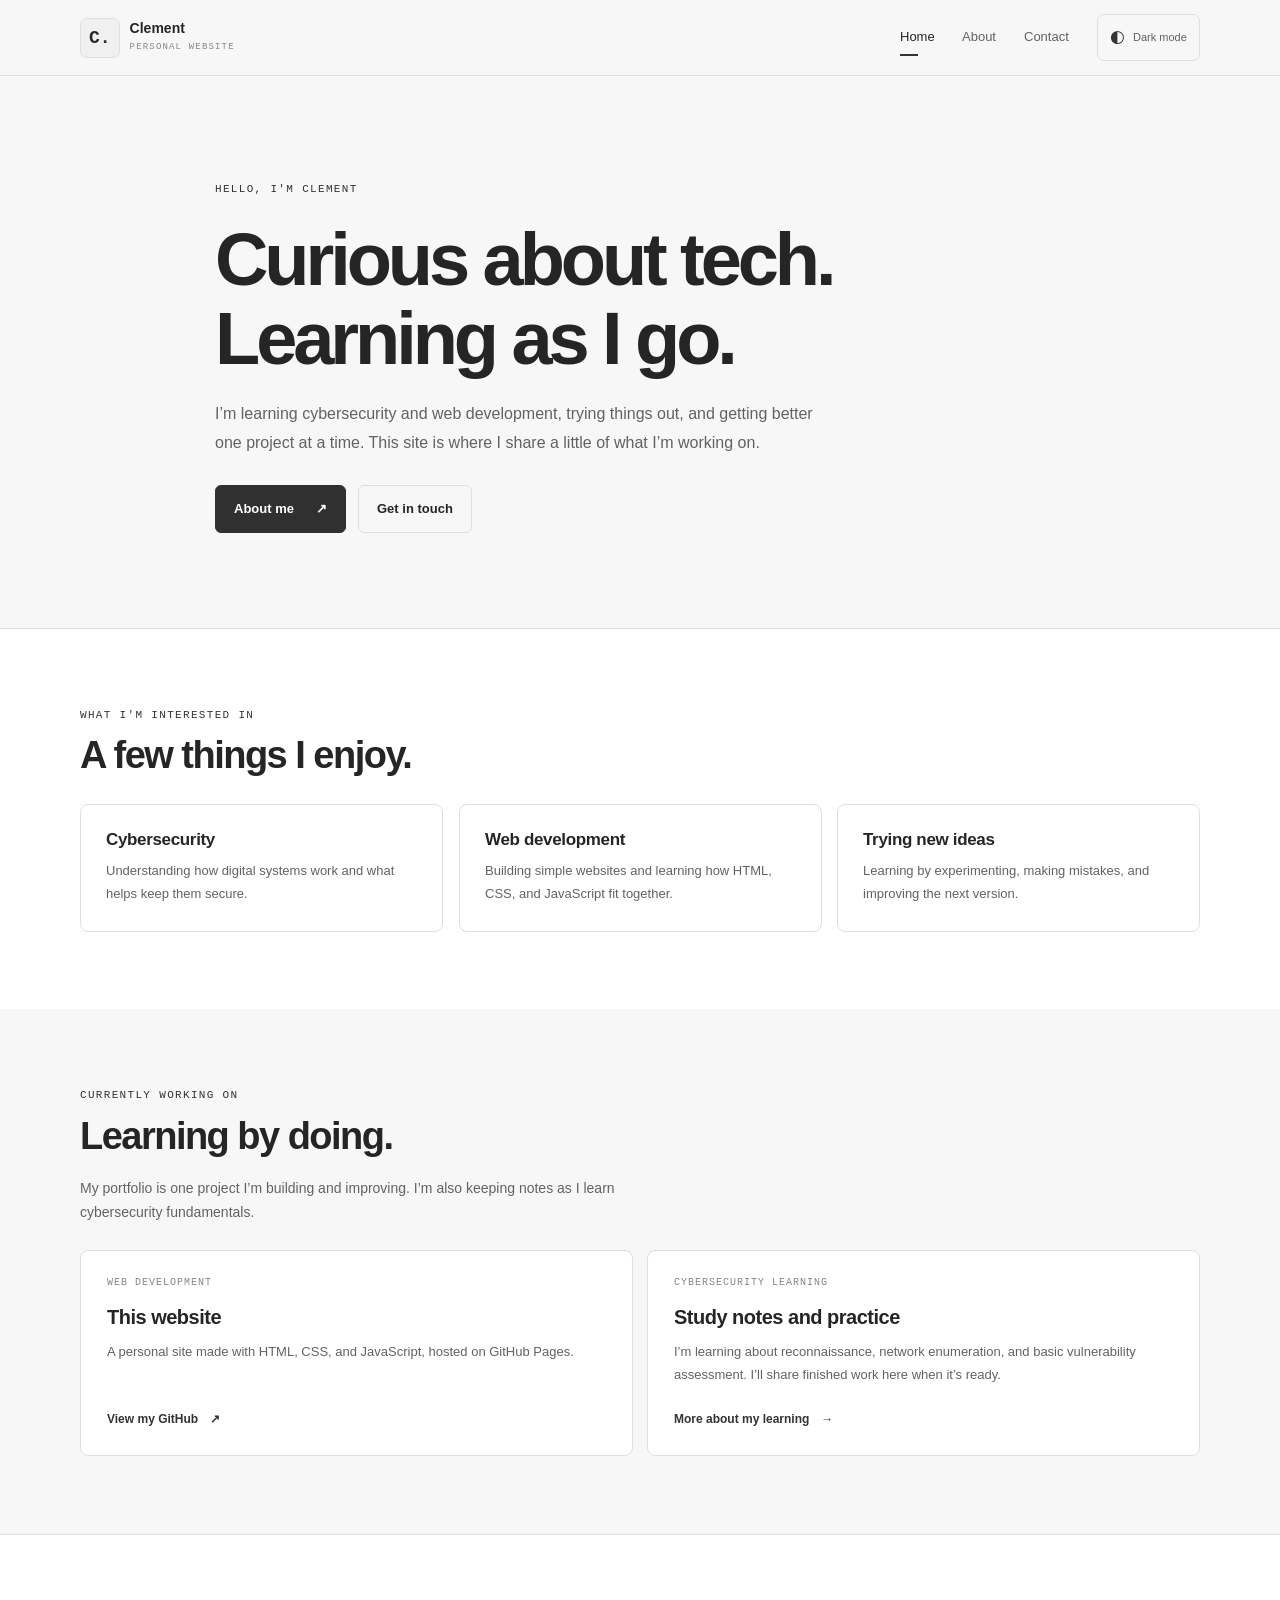
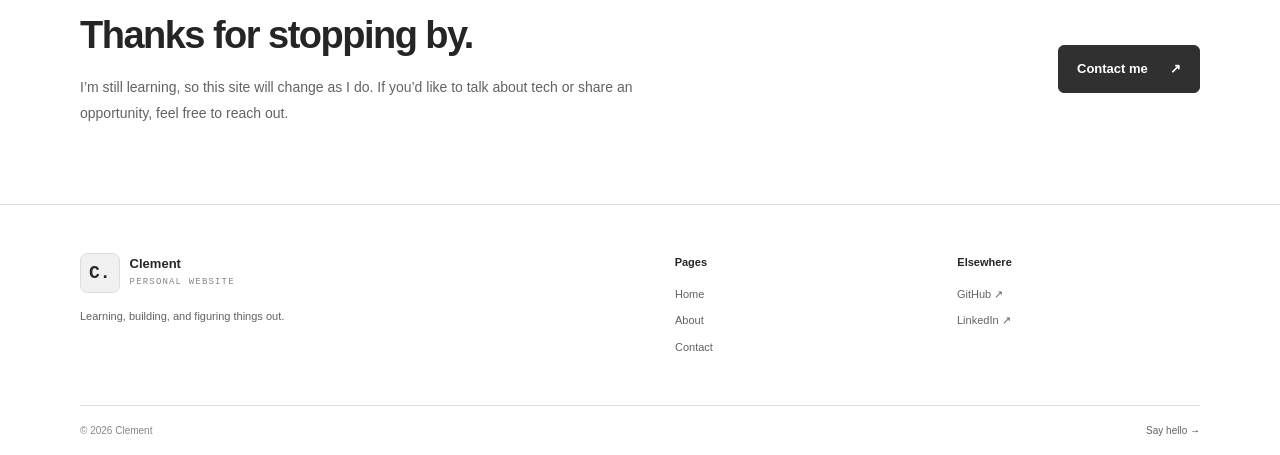
<file: index.html>
<!doctype html>
<html lang="en" data-theme="light">
<head>
  <meta charset="utf-8">
  <meta name="viewport" content="width=device-width, initial-scale=1">
  <meta name="description" content="Clement's personal website, projects, and current learning in technology and cybersecurity.">
  <meta name="theme-color" content="#f4f7fb">
  <title>Clement · Home</title>
  <link rel="icon" href="static/images/favicon.svg" type="image/svg+xml">
  <link rel="stylesheet" href="static/css/style.css">
  <script src="static/js/main.js" defer></script>
</head>
<body class="home-page">
  <a class="skip-link" href="#main">Skip to content</a>
  <header class="site-header">
    <div class="container nav-wrap">
      <a class="brand" href="index.html" aria-label="Clement, Home"><span class="brand-mark">C.</span><span>Clement<small>PERSONAL WEBSITE</small></span></a>
      <button class="menu-toggle" type="button" aria-expanded="false" aria-controls="main-nav"><span></span><span></span><span class="sr-only">Toggle navigation</span></button>
      <nav id="main-nav" class="main-nav" aria-label="Main navigation">
        <a href="index.html" aria-current="page">Home</a>
        <a href="about.html">About</a>
        <a href="contact.html">Contact</a>
        <button class="theme-toggle" type="button" aria-label="Switch color theme"><span aria-hidden="true">◐</span><span class="theme-label">Dark mode</span></button>
      </nav>
    </div>
  </header>

  <main id="main">
    <section class="personal-hero section-space">
      <div class="container personal-hero-inner">
        <p class="eyebrow">HELLO, I'M CLEMENT</p>
        <h1>Curious about tech.<br>Learning as I go.</h1>
        <p class="hero-intro">I’m learning cybersecurity and web development, trying things out, and getting better one project at a time. This site is where I share a little of what I’m working on.</p>
        <div class="hero-actions">
          <a class="button button-primary" href="about.html">About me <span aria-hidden="true">↗</span></a>
          <a class="button button-secondary" href="contact.html">Get in touch</a>
        </div>
      </div>
    </section>

    <section class="section-space section-muted" id="interests">
      <div class="container">
        <div class="section-heading personal-section-heading">
          <p class="eyebrow">WHAT I'M INTERESTED IN</p>
          <h2>A few things I enjoy.</h2>
        </div>
        <div class="interest-grid personal-interest-grid">
          <article class="interest-card">
            <h3>Cybersecurity</h3>
            <p>Understanding how digital systems work and what helps keep them secure.</p>
          </article>
          <article class="interest-card">
            <h3>Web development</h3>
            <p>Building simple websites and learning how HTML, CSS, and JavaScript fit together.</p>
          </article>
          <article class="interest-card">
            <h3>Trying new ideas</h3>
            <p>Learning by experimenting, making mistakes, and improving the next version.</p>
          </article>
        </div>
      </div>
    </section>

    <section class="section-space" id="projects">
      <div class="container">
        <div class="section-heading personal-section-heading">
          <p class="eyebrow">CURRENTLY WORKING ON</p>
          <h2>Learning by doing.</h2>
          <p class="personal-section-lede">My portfolio is one project I’m building and improving. I’m also keeping notes as I learn cybersecurity fundamentals.</p>
        </div>
        <div class="personal-project-grid">
          <article class="personal-project-card">
            <span class="personal-project-index">WEB DEVELOPMENT</span>
            <h3>This website</h3>
            <p>A personal site made with HTML, CSS, and JavaScript, hosted on GitHub Pages.</p>
            <a class="text-link" href="https://github.com/clementadeniji" target="_blank" rel="noopener noreferrer">View my GitHub <span aria-hidden="true">↗</span></a>
          </article>
          <article class="personal-project-card">
            <span class="personal-project-index">CYBERSECURITY LEARNING</span>
            <h3>Study notes and practice</h3>
            <p>I’m learning about reconnaissance, network enumeration, and basic vulnerability assessment. I’ll share finished work here when it’s ready.</p>
            <a class="text-link" href="about.html#learning">More about my learning <span aria-hidden="true">→</span></a>
          </article>
        </div>
      </div>
    </section>

    <section class="section-space personal-closing">
      <div class="container personal-closing-inner">
        <div>
          <h2>Thanks for stopping by.</h2>
          <p>I’m still learning, so this site will change as I do. If you’d like to talk about tech or share an opportunity, feel free to reach out.</p>
        </div>
        <div class="personal-closing-actions"><a class="button button-primary" href="contact.html">Contact me <span aria-hidden="true">↗</span></a></div>
      </div>
    </section>
  </main>

  <footer class="site-footer">
    <div class="container footer-top personal-footer-top">
      <div>
        <a class="brand footer-brand" href="index.html"><span class="brand-mark">C.</span><span>Clement<small>PERSONAL WEBSITE</small></span></a>
        <p>Learning, building, and figuring things out.</p>
      </div>
      <div class="footer-links"><strong>Pages</strong><a href="index.html">Home</a><a href="about.html">About</a><a href="contact.html">Contact</a></div>
      <div class="footer-links"><strong>Elsewhere</strong><a href="https://github.com/clementadeniji" target="_blank" rel="noopener noreferrer">GitHub ↗</a><a href="https://www.linkedin.com/in/adeniji-clement-bamikole-9a1113447" target="_blank" rel="noopener noreferrer">LinkedIn ↗</a></div>
    </div>
    <div class="container footer-bottom"><span>© <span id="copyright-year"></span> Clement</span><a href="contact.html">Say hello <span aria-hidden="true">→</span></a></div>
  </footer>
</body>
</html>
</file>
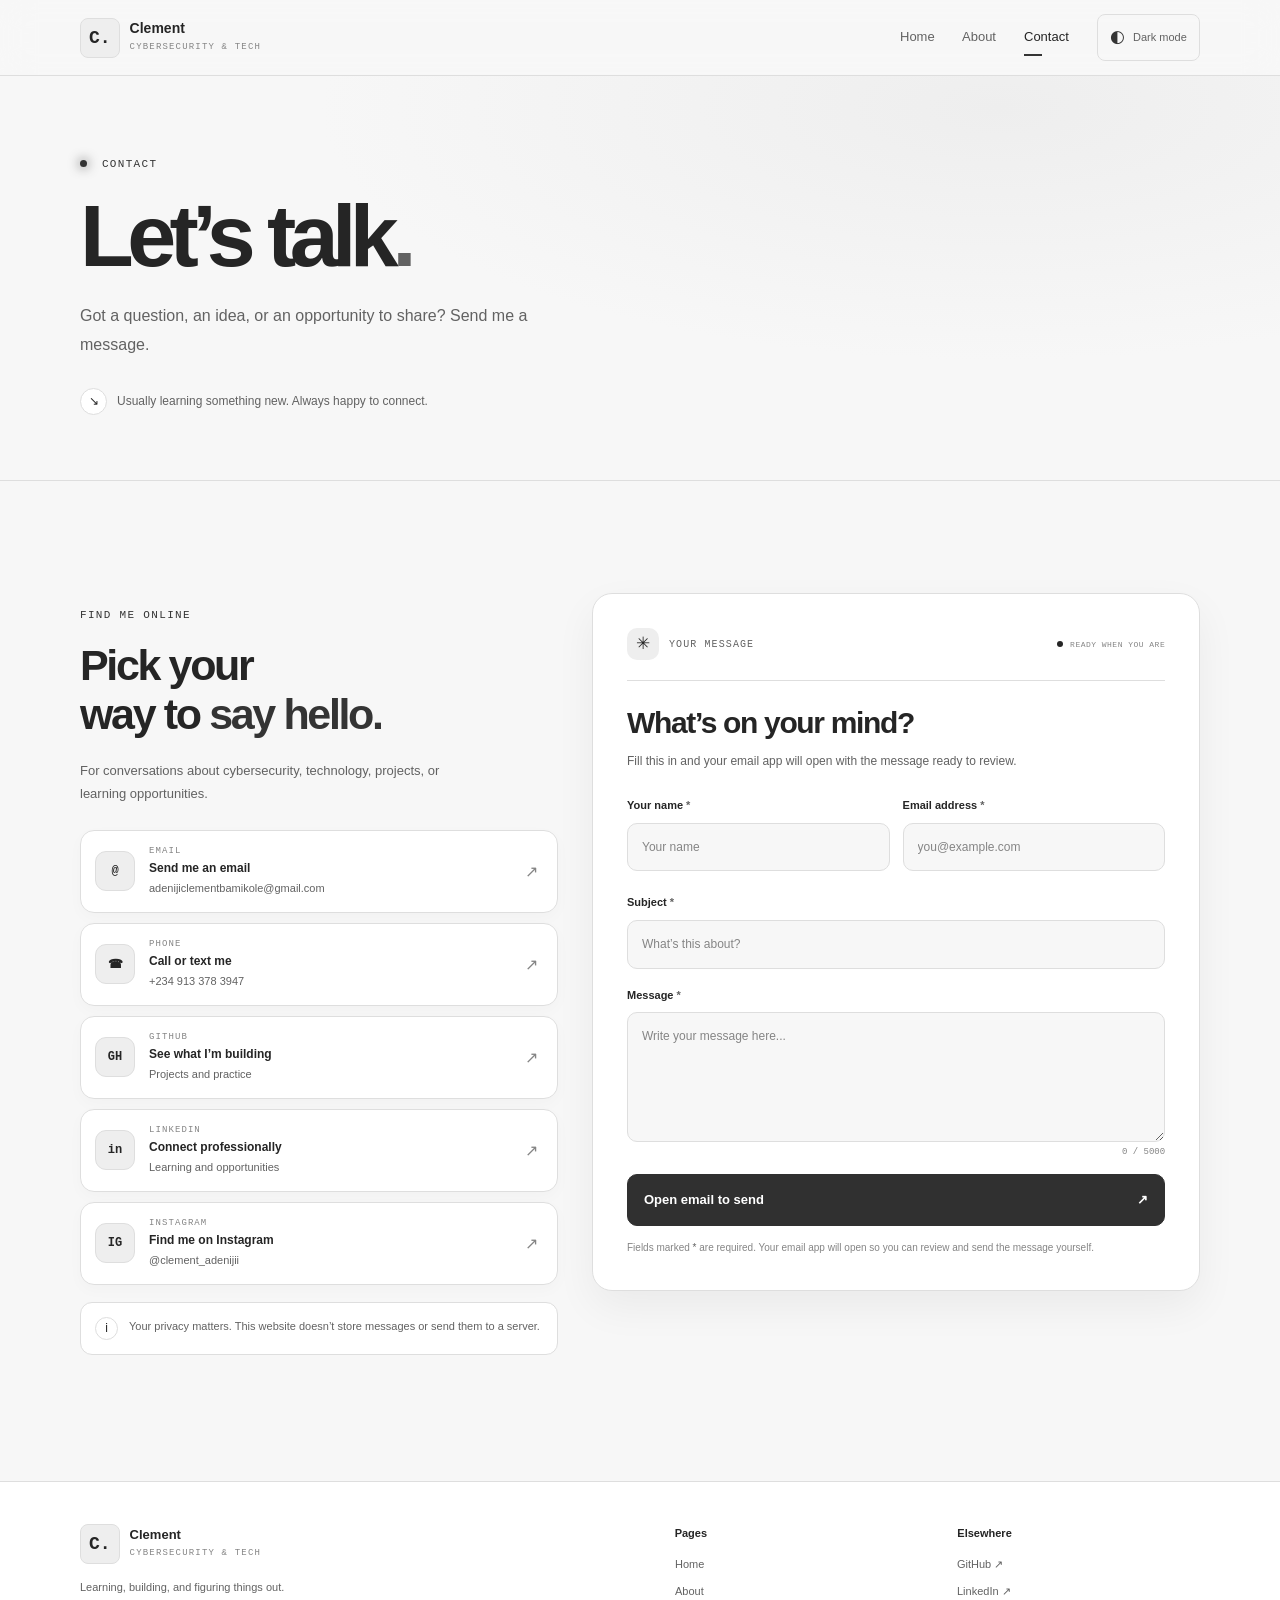
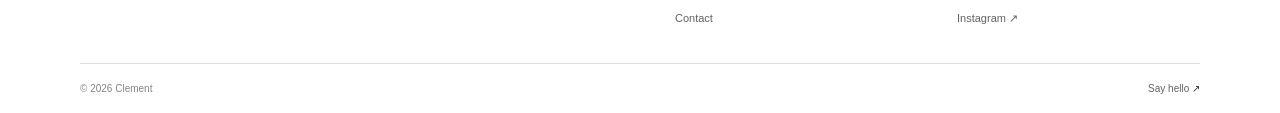
<file: contact.html>
<!doctype html>
<html lang="en" data-theme="dark">
<head>
  <meta charset="utf-8">
  <meta name="viewport" content="width=device-width, initial-scale=1">
  <meta name="description" content="Get in touch with Clement about cybersecurity, technology, learning, and opportunities.">
  <meta name="theme-color" content="#171717">
  <title>Contact · Clement</title>
  <link rel="icon" href="static/images/favicon.svg" type="image/svg+xml">
  <link rel="stylesheet" href="static/css/style.css">
  <script src="static/js/main.js" defer></script>
</head>
<body class="contact-page">
  <a class="skip-link" href="#main">Skip to content</a>
  <header class="site-header">
    <div class="container nav-wrap">
      <a class="brand" href="index.html" aria-label="Clement, Home"><span class="brand-mark">C.</span><span>Clement<small>CYBERSECURITY &amp; TECH</small></span></a>
      <button class="menu-toggle" type="button" aria-expanded="false" aria-controls="main-nav"><span></span><span></span><span class="sr-only">Toggle navigation</span></button>
      <nav id="main-nav" class="main-nav" aria-label="Main navigation">
        <a href="index.html">Home</a>
        <a href="about.html">About</a>
        <a href="contact.html" aria-current="page">Contact</a>
        <button class="theme-toggle" type="button" aria-label="Switch color theme"><span aria-hidden="true">◐</span><span class="theme-label">Light mode</span></button>
      </nav>
    </div>
  </header>

  <main id="main">
    <section class="contact-hero section-space">
      <div class="container contact-hero-inner reveal">
        <p class="eyebrow"><span class="status-dot" aria-hidden="true"></span> CONTACT</p>
        <h1>Let’s talk<span class="contact-period">.</span></h1>
        <p class="page-lede">Got a question, an idea, or an opportunity to share? Send me a message.</p>
        <div class="contact-hero-note"><span class="contact-note-mark" aria-hidden="true">↘</span><span>Usually learning something new. Always happy to connect.</span></div>
      </div>
    </section>

    <section class="section-space contact-main-section">
      <div class="container contact-layout">
        <aside class="contact-aside reveal" aria-labelledby="contact-details-title">
          <p class="eyebrow">FIND ME ONLINE</p>
          <h2 id="contact-details-title">Pick your<br>way to <span class="accent">say hello.</span></h2>
          <p class="contact-aside-copy">For conversations about cybersecurity, technology, projects, or learning opportunities.</p>

          <div class="contact-link-stack">
            <a class="contact-detail" href="mailto:adenijiclementbamikole@gmail.com">
              <span class="detail-icon" aria-hidden="true">@</span>
              <span class="contact-detail-copy"><small>EMAIL</small><strong>Send me an email</strong><span>adenijiclementbamikole@gmail.com</span></span>
              <span class="contact-arrow" aria-hidden="true">↗</span>
            </a>
            <a class="contact-detail" href="tel:+2349133783947">
              <span class="detail-icon" aria-hidden="true">☎</span>
              <span class="contact-detail-copy"><small>PHONE</small><strong>Call or text me</strong><span>+234 913 378 3947</span></span>
              <span class="contact-arrow" aria-hidden="true">↗</span>
            </a>
            <a class="contact-detail" href="https://github.com/clementadeniji" target="_blank" rel="noopener noreferrer">
              <span class="detail-icon" aria-hidden="true">GH</span>
              <span class="contact-detail-copy"><small>GITHUB</small><strong>See what I’m building</strong><span>Projects and practice</span></span>
              <span class="contact-arrow" aria-hidden="true">↗</span>
            </a>
            <a class="contact-detail" href="https://www.linkedin.com/in/adeniji-clement-bamikole-9a1113447" target="_blank" rel="noopener noreferrer">
              <span class="detail-icon" aria-hidden="true">in</span>
              <span class="contact-detail-copy"><small>LINKEDIN</small><strong>Connect professionally</strong><span>Learning and opportunities</span></span>
              <span class="contact-arrow" aria-hidden="true">↗</span>
            </a>
            <a class="contact-detail" href="https://www.instagram.com/clement_adenijii/" target="_blank" rel="noopener noreferrer">
              <span class="detail-icon" aria-hidden="true">IG</span>
              <span class="contact-detail-copy"><small>INSTAGRAM</small><strong>Find me on Instagram</strong><span>@clement_adenijii</span></span>
              <span class="contact-arrow" aria-hidden="true">↗</span>
            </a>
          </div>

          <div class="privacy-note"><span aria-hidden="true">i</span><p>Your privacy matters. This website doesn’t store messages or send them to a server.</p></div>
        </aside>

        <section class="form-panel reveal" aria-labelledby="contact-form-title">
          <div class="form-panel-top">
            <span class="form-panel-symbol" aria-hidden="true">✳</span>
            <span class="form-panel-label">YOUR MESSAGE</span>
            <span class="form-panel-status"><span aria-hidden="true"></span> READY WHEN YOU ARE</span>
          </div>
          <h2 id="contact-form-title">What’s on your mind?</h2>
          <p class="form-intro">Fill this in and your email app will open with the message ready to review.</p>

          <form id="contact-form" action="mailto:adenijiclementbamikole@gmail.com" method="post" enctype="text/plain" novalidate>
            <div class="form-grid">
              <div class="field"><label for="name">Your name <span aria-hidden="true">*</span></label><input id="name" name="name" type="text" autocomplete="name" minlength="2" maxlength="80" required aria-describedby="name-error" placeholder="Your name"><small class="field-error" id="name-error" aria-live="polite"></small></div>
              <div class="field"><label for="email">Email address <span aria-hidden="true">*</span></label><input id="email" name="email" type="email" autocomplete="email" maxlength="254" required aria-describedby="email-error" placeholder="you@example.com"><small class="field-error" id="email-error" aria-live="polite"></small></div>
            </div>
            <div class="field"><label for="subject">Subject <span aria-hidden="true">*</span></label><input id="subject" name="subject" type="text" minlength="3" maxlength="120" required aria-describedby="subject-error" placeholder="What’s this about?"><small class="field-error" id="subject-error" aria-live="polite"></small></div>
            <div class="field"><label for="message">Message <span aria-hidden="true">*</span></label><textarea id="message" name="message" rows="5" minlength="10" maxlength="5000" required aria-describedby="message-error message-count" placeholder="Write your message here..."></textarea><div class="textarea-foot"><small class="field-error" id="message-error" aria-live="polite"></small><small class="message-count"><span id="message-count" aria-live="off">0</span> / 5000</small></div></div>
            <button class="button button-primary submit-button" type="submit">Open email to send <span aria-hidden="true">↗</span></button>
            <p class="form-footnote">Fields marked <span aria-hidden="true">*</span> are required. Your email app will open so you can review and send the message yourself.</p>
          </form>
        </section>
      </div>
    </section>
  </main>

  <footer class="site-footer">
    <div class="container footer-top">
      <div><a class="brand footer-brand" href="index.html"><span class="brand-mark">C.</span><span>Clement<small>CYBERSECURITY &amp; TECH</small></span></a><p>Learning, building, and figuring things out.</p></div>
      <div class="footer-links"><strong>Pages</strong><a href="index.html">Home</a><a href="about.html">About</a><a href="contact.html">Contact</a></div>
      <div class="footer-links"><strong>Elsewhere</strong><a href="https://github.com/clementadeniji" target="_blank" rel="noopener noreferrer">GitHub ↗</a><a href="https://www.linkedin.com/in/adeniji-clement-bamikole-9a1113447" target="_blank" rel="noopener noreferrer">LinkedIn ↗</a><a href="https://www.instagram.com/clement_adenijii/" target="_blank" rel="noopener noreferrer">Instagram ↗</a></div>
    </div>
    <div class="container footer-bottom"><span>© <span id="copyright-year"></span> Clement</span><a href="mailto:adenijiclementbamikole@gmail.com">Say hello <span aria-hidden="true">↗</span></a></div>
  </footer>
</body>
</html>
</file>
<file: static/css/style.css>
:root{color-scheme:dark;--bg:#07111f;--surface:#0a1728;--surface-2:#0d1c2f;--card:#0d1b2d;--border:rgba(164,190,219,.12);--text:#eff5fc;--muted:#96a8bc;--faint:#647b94;--cyan:#59e1d1;--blue:#72aaff;--accent-soft:rgba(89,225,209,.1);--shadow:0 22px 70px rgba(0,0,0,.23);--font:'DM Sans',sans-serif;--display:'Manrope',sans-serif;--mono:'DM Mono',monospace;scroll-behavior:smooth}
html[data-theme="light"]{color-scheme:light;--bg:#f5f8fb;--surface:#fff;--surface-2:#edf3f7;--card:#fff;--border:rgba(22,50,77,.14);--text:#102337;--muted:#53677c;--faint:#7a8fa4;--cyan:#087f79;--blue:#2762b2;--accent-soft:rgba(8,127,121,.1);--shadow:0 22px 70px rgba(24,58,84,.1)}
*{box-sizing:border-box}body{margin:0;background:var(--bg);color:var(--text);font:16px/1.7 var(--font);transition:background .25s,color .25s}a{color:inherit;text-decoration:none}button,input,textarea{font:inherit}button,a{-webkit-tap-highlight-color:transparent}a:focus-visible,button:focus-visible,input:focus-visible,textarea:focus-visible{outline:3px solid var(--cyan);outline-offset:4px}::selection{background:var(--cyan);color:#07111f}.container{width:min(1120px,calc(100% - 48px));margin-inline:auto}.section-space{padding:112px 0}.section-muted{background:var(--surface)}.accent{color:var(--cyan)}.muted,.heading-note{color:var(--muted)}.eyebrow{font:500 11px/1.5 var(--mono);letter-spacing:.12em;color:var(--cyan);margin:0 0 18px}.skip-link{position:absolute;left:12px;top:-80px;background:var(--cyan);color:#07111f;padding:10px 16px;z-index:90}.skip-link:focus{top:12px}.sr-only{position:absolute;width:1px;height:1px;padding:0;margin:-1px;overflow:hidden;clip:rect(0,0,0,0);white-space:nowrap;border:0}
.site-header{height:82px;border-bottom:1px solid var(--border);position:sticky;top:0;z-index:20;background:color-mix(in srgb,var(--bg) 88%,transparent);backdrop-filter:blur(18px)}.nav-wrap{height:100%;display:flex;align-items:center;justify-content:space-between}.brand{display:flex;align-items:center;gap:12px;font:700 14px/1.2 var(--display);letter-spacing:.03em}.brand-mark{color:var(--cyan);font:700 18px var(--mono);padding:10px 8px;background:var(--accent-soft);border:1px solid rgba(89,225,209,.18);border-radius:9px}.brand small{display:block;color:var(--faint);font:9px/1.5 var(--mono);letter-spacing:.13em;margin-top:4px}.main-nav{display:flex;align-items:center;gap:36px}.main-nav>a{font-size:13px;color:var(--muted);position:relative;padding:8px 0;transition:color .2s}.main-nav>a:hover,.main-nav>a[aria-current=page]{color:var(--text)}.main-nav>a[aria-current=page]:after{position:absolute;content:"";height:2px;width:18px;background:var(--cyan);bottom:0;left:0}.theme-toggle{display:flex;align-items:center;gap:8px;color:var(--muted);border:1px solid var(--border);border-radius:999px;background:transparent;padding:8px 12px;cursor:pointer;font-size:11px}.theme-toggle span:first-child{font-size:17px;color:var(--cyan)}.menu-toggle{display:none;background:transparent;color:var(--text);border:0;padding:8px}.menu-toggle span:not(.sr-only){display:block;width:22px;height:2px;background:var(--text);margin:5px}
.hero{padding-top:104px;padding-bottom:28px;min-height:690px;overflow:hidden;position:relative}.hero:before{position:absolute;content:"";width:640px;height:640px;border-radius:50%;border:1px solid rgba(114,170,255,.07);top:7%;right:-21%;pointer-events:none}.hero-grid{display:grid;grid-template-columns:1.12fr .88fr;align-items:center;gap:52px;min-height:500px}.hero-kicker{color:var(--muted);font:14px var(--mono);margin:28px 0 10px}.hero h1,.page-hero h1{font:800 clamp(42px,6vw,74px)/1.08 var(--display);letter-spacing:-.055em;margin:0}.hero h1 .accent{font-size:.67em;letter-spacing:-.035em;display:inline-block;margin-top:12px}.hero-intro{max-width:560px;color:var(--muted);font-size:16px;line-height:1.8;margin:24px 0 28px}.hero-actions{display:flex;gap:12px;flex-wrap:wrap}.button{display:inline-flex;align-items:center;justify-content:center;gap:22px;border-radius:6px;padding:13px 18px;font-size:13px;font-weight:700;transition:transform .2s,background .2s,border-color .2s}.button:hover{transform:translateY(-2px)}.button-primary{background:var(--cyan);color:#06131e;border:1px solid var(--cyan)}.button-primary:hover{background:#80f0e1}.button-secondary{border:1px solid var(--border);background:transparent}.button-secondary:hover{border-color:var(--cyan)}.social-row{display:flex;gap:24px;margin-top:36px;color:var(--muted);font-size:12px}.social-row a{display:flex;align-items:center;gap:8px}.social-row a>span:last-child{color:var(--cyan)}.social-icon{font:11px var(--mono);border:1px solid var(--border);border-radius:5px;padding:4px 5px;color:var(--text)}.hero-visual{min-height:440px;position:relative;display:grid;place-items:center}.visual-glow{position:absolute;width:290px;height:290px;background:rgba(33,115,178,.16);filter:blur(85px);border-radius:50%}.portrait-frame{position:relative;width:min(350px,82%);aspect-ratio:.87;border:1px solid rgba(89,225,209,.32);border-radius:48% 48% 8px 8px;overflow:hidden;background:linear-gradient(145deg,#10273b,#0a1626);box-shadow:var(--shadow);z-index:1}.portrait-frame:before{position:absolute;content:"";inset:12px;border:1px solid rgba(89,225,209,.18);border-radius:48% 48% 5px 5px;z-index:2;pointer-events:none}.portrait-frame img{width:100%;height:100%;object-fit:cover}.portrait-caption{position:absolute;bottom:18px;left:50%;transform:translateX(-50%);white-space:nowrap;background:rgba(5,15,27,.82);border:1px solid rgba(89,225,209,.2);padding:7px 10px;border-radius:3px;color:#cce4ec;font:9px var(--mono);letter-spacing:.08em;z-index:3}.portrait-caption i,.status-dot{display:inline-block;width:7px;height:7px;background:var(--cyan);border-radius:50%;margin-right:7px;box-shadow:0 0 12px var(--cyan)}.float-card{position:absolute;z-index:4;display:flex;gap:10px;align-items:center;background:var(--surface-2);border:1px solid var(--border);padding:11px 13px;border-radius:8px;box-shadow:var(--shadow)}.float-card b,.float-card small{display:block}.float-card b{font-size:11px}.float-card small{font-size:10px;color:var(--muted)}.float-icon{font-size:20px;color:var(--cyan)}.float-card-top{top:20%;left:-1%}.float-card-bottom{bottom:15%;right:-3%}.orbit{position:absolute;border:1px dashed rgba(89,225,209,.18);border-radius:50%;aspect-ratio:1}.orbit-one{width:450px;transform:rotate(-20deg)}.orbit-two{width:390px;transform:rotate(30deg)}.hero-foot{display:flex;justify-content:space-between;color:var(--faint);font:10px var(--mono);letter-spacing:.1em;padding-top:38px}.hero-foot b{color:var(--cyan)}.scroll-line{display:inline-block;width:28px;height:1px;background:var(--cyan);vertical-align:middle;margin-right:9px}
.split-section{display:grid;grid-template-columns:1fr 1fr;gap:70px;align-items:start}.section-heading h2,.contact-aside h2{font:750 clamp(31px,4vw,46px)/1.2 var(--display);letter-spacing:-.045em;margin:0}.section-copy{max-width:520px;color:var(--muted);font-size:15px}.section-copy p{margin:0 0 23px}.text-link{display:inline-flex;align-items:center;gap:12px;color:var(--cyan);font-size:12px;font-weight:700}.text-link span{transition:transform .2s}.text-link:hover span{transform:translateX(4px)}.interest-grid{display:grid;grid-template-columns:repeat(3,1fr);gap:16px;margin-top:54px}.interest-card{background:var(--card);border:1px solid var(--border);padding:25px 24px 27px;min-height:205px;position:relative;transition:transform .2s,border .2s}.interest-card:hover,.project-card:hover,.about-skill:hover{transform:translateY(-4px);border-color:rgba(89,225,209,.36)}.line-icon{font:31px var(--mono);color:var(--cyan)}.card-number{position:absolute;right:20px;top:22px;font:10px var(--mono);color:var(--faint)}.interest-card h3{font:650 16px var(--display);margin:14px 0 8px}.interest-card p,.project-content>p:not(.eyebrow){font-size:12px;color:var(--muted);line-height:1.7;margin:0}.skill-preview{display:grid;grid-template-columns:1fr 1fr;gap:0 50px;margin-top:36px}.skill-pill{padding:16px 0;border-bottom:1px solid var(--border);display:flex;align-items:center;gap:15px;font-size:13px}.skill-pill>span{font:10px var(--mono);color:var(--cyan)}.skill-pill b{margin-left:auto;color:var(--faint);font:10px var(--mono);white-space:nowrap}.row-heading{display:flex;align-items:end;justify-content:space-between;margin-bottom:36px}.row-heading .eyebrow{margin-bottom:12px}.project-grid{display:grid;grid-template-columns:1fr 1fr;gap:20px}.project-card{border:1px solid var(--border);background:var(--card);transition:transform .2s,border .2s;overflow:hidden}.project-visual{height:225px;background:linear-gradient(135deg,#102c40,#0a1a2a);position:relative;overflow:hidden;padding:20px;font:10px var(--mono);color:var(--cyan)}.project-visual:after{content:"";position:absolute;width:220px;height:220px;border:1px solid rgba(89,225,209,.13);border-radius:50%;right:-35px;bottom:-120px;box-shadow:0 0 0 25px rgba(89,225,209,.025),0 0 0 55px rgba(89,225,209,.02)}.project-b{background:linear-gradient(135deg,#182c48,#0b1b32)}.terminal-window,.code-window{position:absolute;left:16%;right:14%;top:23%;background:rgba(3,10,20,.86);border:1px solid rgba(89,225,209,.18);border-radius:7px;box-shadow:var(--shadow);padding:12px;color:var(--muted)}.terminal-window>b,.code-window>b{display:block;color:var(--faint);font-size:9px;border-bottom:1px solid var(--border);padding-bottom:8px;margin-bottom:10px}.terminal-window code,.code-window code{font:11px/1.8 var(--mono);color:#d6e5f0}.terminal-window em{color:var(--cyan);font-style:normal}.code-window code i{color:#d39cff;font-style:normal}.code-window code strong{color:var(--cyan)}.project-content{padding:23px}.project-content .eyebrow{font-size:9px;margin-bottom:9px}.project-content h3{font:650 18px var(--display);margin:0 0 9px}.tag-row{display:flex;flex-wrap:wrap;gap:7px;margin:17px 0}.tag-row span{border:1px solid var(--border);border-radius:3px;padding:4px 8px;color:var(--muted);font:9px var(--mono)}.project-content .text-link{margin-top:8px}.placeholder-label{font:9px var(--mono);letter-spacing:.08em;color:var(--faint);border:1px solid var(--border);padding:8px 10px}.fine-print{color:var(--faint);font-size:11px;margin:18px 0 0}.cert-preview{display:grid;grid-template-columns:1fr 1fr;gap:70px;align-items:center}.cert-preview h2{font:750 36px/1.2 var(--display);margin:0}.cert-preview>div:first-child>p:last-child{color:var(--muted);font-size:13px;max-width:430px}.cert-empty{display:flex;align-items:center;gap:14px;border:1px solid var(--border);background:var(--card);padding:20px}.cert-icon{width:43px;height:43px;border-radius:50%;display:grid;place-items:center;background:var(--accent-soft);color:var(--cyan);font-size:22px}.cert-empty b,.cert-empty small{display:block}.cert-empty b{font-size:13px}.cert-empty small{font-size:11px;color:var(--muted)}.cert-empty>a{margin-left:auto;color:var(--cyan);font-size:20px}.cta-band{border-top:1px solid var(--border);border-bottom:1px solid var(--border);background:linear-gradient(110deg,var(--surface),var(--bg))}.cta-inner{display:flex;align-items:center;justify-content:space-between;padding:66px 0}.cta-inner .eyebrow{margin-bottom:12px}.cta-inner h2{font:750 clamp(31px,4vw,44px)/1.2 var(--display);letter-spacing:-.04em;margin:0}
.page-hero{min-height:370px;position:relative;overflow:hidden;background:radial-gradient(ellipse at 78% 30%,rgba(55,128,165,.13),transparent 42%)}.page-hero-inner{position:relative}.page-hero h1{font-size:clamp(42px,6vw,68px)}.page-lede{max-width:570px;color:var(--muted);font-size:15px;margin-top:22px}.page-index{position:absolute;right:0;bottom:0;color:var(--faint);font:11px var(--mono)}.page-index span{color:var(--cyan);padding:0 6px}.bio-layout{display:grid;grid-template-columns:.75fr 1.25fr;gap:90px}.bio-aside{border-top:1px solid var(--border);padding-top:20px}.avatar-mini{width:130px;height:130px;border-radius:50%;overflow:hidden;border:1px solid rgba(89,225,209,.34);margin-bottom:24px}.avatar-mini img{width:100%;height:100%;object-fit:cover}.bio-aside .eyebrow{margin-bottom:5px}.bio-aside .muted{font-size:12px;max-width:220px}.bio-copy h2{font:750 clamp(31px,4vw,43px)/1.2 var(--display);letter-spacing:-.04em;margin:0 0 21px}.bio-copy>p:not(.eyebrow){color:var(--muted);font-size:14px;margin:0 0 17px}.bio-copy strong{color:var(--text)}.bio-copy .button{margin-top:12px}.goal-list{margin-top:27px;border-top:1px solid var(--border)}.goal-list>div{display:grid;grid-template-columns:35px 1fr;gap:1px 10px;padding:13px 0;border-bottom:1px solid var(--border)}.goal-list>div>span{grid-row:span 2;color:var(--cyan);font:10px var(--mono);padding-top:4px}.goal-list b{font-size:12px;color:var(--text)}.goal-list small{font-size:11px;color:var(--muted)}.heading-note{max-width:620px;font-size:13px;margin-top:14px}.about-skill-grid{display:grid;grid-template-columns:repeat(4,1fr);gap:13px;margin-top:38px}.about-skill{background:var(--card);border:1px solid var(--border);padding:20px 18px;min-height:200px;position:relative;transition:transform .2s,border .2s}.about-skill>span{color:var(--cyan);font:10px var(--mono)}.about-skill h3{font:650 14px/1.4 var(--display);margin:18px 0 8px}.about-skill p{color:var(--muted);font-size:11px;line-height:1.6;margin:0 0 18px}.about-skill b{font:9px var(--mono);color:var(--cyan);letter-spacing:.08em;position:absolute;bottom:16px}.timeline{margin:35px 0 0 8px;border-left:1px solid rgba(89,225,209,.28);padding-left:27px}.timeline-item{position:relative;padding:0 0 31px}.timeline-dot{width:9px;height:9px;border:2px solid var(--cyan);background:var(--bg);border-radius:50%;position:absolute;left:-32px;top:4px}.timeline-meta{font:9px var(--mono);letter-spacing:.1em;color:var(--cyan)}.timeline-item h3{font:650 18px var(--display);margin:8px 0}.timeline-item p{font-size:13px;color:var(--muted);max-width:680px;margin:0}.timeline-item .tag-row{margin:11px 0 0}.training-layout{display:grid;grid-template-columns:.8fr 1.2fr;gap:75px}.training-card{border:1px solid var(--border);background:var(--card);padding:25px}.training-row{display:flex;gap:16px;padding:5px 0 23px}.training-symbol{font-size:21px;color:var(--cyan);width:30px}.training-row .eyebrow{font-size:9px;margin-bottom:7px}.training-row h3{font:650 14px var(--display);margin:0}.training-row p:last-child{font-size:11px;color:var(--muted);margin:5px 0 0}.certificate-note{border-top:1px solid var(--border);padding-top:18px;display:grid;gap:5px}.certificate-note b{font-size:12px}.certificate-note span{color:var(--muted);font-size:11px}
.contact-hero{min-height:340px}.contact-layout{display:grid;grid-template-columns:.78fr 1.22fr;gap:80px;align-items:start}.contact-aside h2{margin-bottom:20px}.contact-aside>p:not(.eyebrow){color:var(--muted);font-size:13px;max-width:360px}.contact-detail{display:flex;gap:13px;align-items:center;border-top:1px solid var(--border);padding:15px 0}.detail-icon{width:36px;height:36px;border:1px solid var(--border);border-radius:5px;display:grid;place-items:center;font:12px var(--mono);color:var(--cyan)}.contact-detail small,.contact-detail a{display:block}.contact-detail small{font:9px var(--mono);color:var(--faint);letter-spacing:.1em}.contact-detail a{font-size:12px;color:var(--text);margin-top:2px}.contact-detail a:hover{color:var(--cyan)}.privacy-note{display:flex;gap:12px;margin-top:26px;padding:14px;background:var(--accent-soft);border:1px solid rgba(89,225,209,.16);font-size:11px;color:var(--muted)}.privacy-note>span{color:var(--cyan);font-size:17px}.privacy-note p{margin:0}.form-panel{padding:30px;background:var(--card);border:1px solid var(--border);box-shadow:var(--shadow)}.form-panel>h2{font:700 23px var(--display);margin:0 0 25px}.form-grid{display:grid;grid-template-columns:1fr 1fr;gap:15px}.field{margin-bottom:18px}.field label{display:block;font-size:11px;font-weight:600;margin-bottom:7px}.field label span,.form-footnote span{color:var(--cyan)}.field input,.field textarea{display:block;width:100%;border:1px solid var(--border);border-radius:4px;background:var(--surface);color:var(--text);font-size:12px;padding:12px 13px;transition:border .2s;resize:vertical}.field input::placeholder,.field textarea::placeholder{color:var(--faint)}.field input:focus,.field textarea:focus{border-color:var(--cyan);outline:none;box-shadow:0 0 0 2px var(--accent-soft)}.field-error{display:block;min-height:0;color:#ff9393;font-size:10px;margin-top:4px}.field.invalid input,.field.invalid textarea{border-color:#e87878}.textarea-foot{display:flex;justify-content:space-between}.textarea-foot>small:last-child{color:var(--faint);font:9px var(--mono);margin-top:5px}.submit-button{cursor:pointer}.form-footnote{font-size:10px;color:var(--muted);margin:13px 0 0}.flash-list{margin:0 0 20px}.flash{font-size:12px;padding:11px 13px;border-radius:4px;margin:8px 0}.flash-success{color:#9aefd9;background:rgba(37,148,116,.12);border:1px solid rgba(75,203,158,.25)}.flash-error{color:#ffaaaa;background:rgba(207,75,75,.1);border:1px solid rgba(207,75,75,.24)}.honeypot{position:absolute;left:-10000px;width:1px;height:1px;overflow:hidden}.site-footer{background:var(--surface);border-top:1px solid var(--border)}.footer-top{display:grid;grid-template-columns:1.6fr .7fr .7fr;gap:40px;padding:48px 0}.footer-brand{font-size:13px}.footer-top>div:first-child>p{font-size:11px;color:var(--muted);margin:14px 0 0}.footer-links{display:grid;align-content:start;gap:8px;font-size:11px;color:var(--muted)}.footer-links strong{color:var(--text);font-size:11px;margin-bottom:5px}.footer-links a:hover,.footer-bottom a:hover{color:var(--cyan)}.footer-links a span{color:var(--cyan)}.footer-bottom{border-top:1px solid var(--border);padding:16px 0;display:flex;justify-content:space-between;font-size:10px;color:var(--faint)}.footer-bottom a{color:var(--muted)}.footer-bottom a span{color:var(--cyan)}
.reveal{opacity:0;transform:translateY(16px);transition:opacity .7s ease,transform .7s ease}.reveal.is-visible{opacity:1;transform:translateY(0)}
.name-gradient{display:inline-block;background:linear-gradient(100deg,#59e1d1 5%,#72aaff 38%,#c29aff 68%,#59e1d1 95%);background-size:240% auto;background-clip:text;-webkit-background-clip:text;color:transparent;-webkit-text-fill-color:transparent;animation:name-gradient-shift 7s ease-in-out infinite alternate}@keyframes name-gradient-shift{from{background-position:0% center}to{background-position:100% center}}
@media(max-width:900px){.section-space{padding:85px 0}.hero{padding-top:75px}.hero-grid{gap:25px}.hero-visual{min-height:380px}.float-card-top{left:-5%}.float-card-bottom{right:-7%}.about-skill-grid{grid-template-columns:repeat(2,1fr)}.contact-layout,.bio-layout,.training-layout{gap:42px}.interest-grid{gap:12px}.interest-card{padding:20px}}
@media(max-width:680px){.container{width:min(100% - 36px,540px)}.site-header{height:70px}.menu-toggle{display:block;z-index:22}.main-nav{display:none;position:absolute;top:69px;left:0;right:0;background:var(--surface);border-bottom:1px solid var(--border);padding:15px 24px 22px;flex-direction:column;align-items:stretch;gap:4px}.main-nav.is-open{display:flex}.main-nav>a{padding:12px 0}.main-nav>a[aria-current=page]:after{bottom:5px}.theme-toggle{align-self:flex-start;margin-top:8px}.hero{padding-top:62px;min-height:0}.hero-grid{grid-template-columns:1fr;gap:30px}.hero h1{font-size:47px}.hero-visual{min-height:370px;grid-row:2}.portrait-frame{width:270px}.orbit-one{width:355px}.orbit-two{width:310px}.float-card-top{left:0}.float-card-bottom{right:0}.hero-foot{padding-top:30px}.section-space{padding:72px 0}.split-section,.cert-preview,.bio-layout,.training-layout,.contact-layout{grid-template-columns:1fr;gap:30px}.interest-grid{grid-template-columns:1fr}.interest-card{min-height:175px}.skill-preview{grid-template-columns:1fr;gap:0}.row-heading{align-items:start;gap:15px;flex-direction:column}.project-grid{grid-template-columns:1fr}.project-visual{height:205px}.cert-preview{gap:18px}.cta-inner{padding:48px 0;align-items:flex-start;gap:22px;flex-direction:column}.page-hero{min-height:330px}.page-hero h1{font-size:48px}.page-index{bottom:-25px}.bio-aside{display:grid;grid-template-columns:70px 1fr;align-items:center;column-gap:16px}.bio-aside .avatar-mini{width:65px;height:65px;grid-row:span 2;margin:0}.bio-aside .eyebrow{align-self:end}.bio-aside .muted{align-self:start;margin:0;max-width:none}.about-skill-grid{grid-template-columns:1fr 1fr;gap:9px}.about-skill{padding:16px 13px;min-height:210px}.about-skill h3{font-size:12px}.about-skill p{font-size:10px}.timeline{padding-left:21px}.timeline-dot{left:-26px}.form-panel{padding:22px 17px}.form-grid{grid-template-columns:1fr;gap:0}.footer-top{grid-template-columns:1fr 1fr;gap:28px;padding:37px 0}.footer-top>div:first-child{grid-column:span 2}.footer-bottom{gap:10px;flex-direction:column}.placeholder-label{font-size:8px}}
@media(max-width:390px){.hero h1{font-size:40px}.hero-actions{align-items:stretch;flex-direction:column}.button{justify-content:space-between}.about-skill-grid{grid-template-columns:1fr}.about-skill{min-height:165px}.about-skill h3{font-size:14px}.about-skill p{font-size:11px}}
@media(prefers-reduced-motion:reduce){*,*::before,*::after{scroll-behavior:auto!important;animation-duration:.01ms!important;animation-iteration-count:1!important;transition-duration:.01ms!important}.reveal{opacity:1;transform:none}}


/* Personal homepage: text-only, navy, white, and light grey. */
html[data-theme="light"] body.home-page {
  --bg: #f4f7fb;
  --surface: #ffffff;
  --surface-2: #edf2f7;
  --card: #ffffff;
  --border: rgba(16, 42, 67, .13);
  --text: #102a43;
  --muted: #536579;
  --faint: #77889a;
  --cyan: #183b63;
  --blue: #567a9e;
  --accent-soft: rgba(24, 59, 99, .08);
  --shadow: 0 18px 50px rgba(16, 42, 67, .08);
  color-scheme: light;
}
html[data-theme="light"] body.home-page .name-gradient {
  background: none;
  color: var(--text);
  -webkit-text-fill-color: currentColor;
  animation: none;
}
html[data-theme="light"] body.home-page .brand-mark {
  color: #183b63;
  border-color: rgba(24, 59, 99, .14);
  background: #edf2f7;
}
html[data-theme="light"] body.home-page .button-primary {
  background: #102a43;
  border-color: #102a43;
  color: #ffffff;
}
html[data-theme="light"] body.home-page .button-primary:hover {
  background: #1d456c;
  border-color: #1d456c;
}
html[data-theme="light"] body.home-page .eyebrow,
html[data-theme="light"] body.home-page .accent,
html[data-theme="light"] body.home-page .text-link,
html[data-theme="light"] body.home-page .footer-links a span,
html[data-theme="light"] body.home-page .footer-bottom a span {
  color: #183b63;
}
.personal-hero {
  min-height: 0;
  padding-top: 118px;
  padding-bottom: 105px;
  overflow: hidden;
}
.personal-hero:before { width: 520px; height: 520px; top: -4%; right: -22%; border-color: rgba(24, 59, 99, .07); }
.personal-hero-inner { max-width: 850px; position: relative; z-index: 1; }
.personal-hero .eyebrow { margin-bottom: 22px; }
.personal-hero h1 {
  font: 800 clamp(48px, 7vw, 82px)/1.08 var(--display);
  letter-spacing: -.06em;
  margin: 0;
}
.personal-hero .hero-intro {
  max-width: 670px;
  margin-top: 22px;
  font-size: 16px;
}
.personal-hero-lede {
  max-width: 700px;
  color: var(--muted);
  font: 500 clamp(20px, 3vw, 29px)/1.45 var(--display);
  letter-spacing: -.025em;
  margin: 18px 0 0;
}
.personal-hero-note {
  display: flex;
  align-items: center;
  gap: 12px;
  margin-top: 38px;
  color: var(--faint);
  font: 11px var(--mono);
  letter-spacing: .07em;
}
.personal-note-line { width: 32px; height: 1px; background: var(--cyan); }
.personal-section-heading { max-width: 650px; }
.personal-section-heading .eyebrow { margin-bottom: 12px; }
.personal-section-lede { max-width: 580px; margin: 18px 0 0; color: var(--muted); font-size: 14px; }
.personal-interest-grid { margin-top: 38px; }
.personal-interest-grid .interest-card { min-height: 220px; }
.personal-journey { background: var(--bg); }
.personal-journey-inner { display: grid; grid-template-columns: 1fr 1fr; gap: 64px; align-items: center; }
.personal-journey-inner h2 { font: 750 clamp(32px, 4.5vw, 49px)/1.17 var(--display); letter-spacing: -.045em; margin: 0; }
.personal-journey-copy { max-width: 520px; }
.personal-journey-copy p { color: var(--muted); font-size: 15px; line-height: 1.8; margin: 0 0 24px; }
.personal-footer-top { grid-template-columns: 1.6fr .7fr .7fr; }
@media (max-width: 680px) {
  .personal-hero { padding-top: 82px; padding-bottom: 75px; }
  .personal-hero h1 { font-size: clamp(43px, 12vw, 58px); }
  .personal-hero-lede { font-size: 21px; }
  .personal-journey-inner { grid-template-columns: 1fr; gap: 25px; }
  .personal-interest-grid .interest-card { min-height: 175px; }
}


/* Personal homepage additions: text-only project and closing sections. */
.personal-project-grid {
  display: grid;
  grid-template-columns: repeat(2, minmax(0, 1fr));
  gap: 18px;
  margin-top: 38px;
}
.personal-project-card {
  min-height: 245px;
  padding: 28px;
  border: 1px solid var(--border);
  background: var(--card);
  display: flex;
  flex-direction: column;
  align-items: flex-start;
  transition: transform .2s, border-color .2s;
}
.personal-project-card:hover {
  transform: translateY(-3px);
  border-color: rgba(24, 59, 99, .35);
}
.personal-project-index {
  color: var(--faint);
  font: 10px var(--mono);
  letter-spacing: .1em;
}
.personal-project-card h3 {
  font: 700 21px/1.3 var(--display);
  letter-spacing: -.025em;
  margin: 25px 0 10px;
}
.personal-project-card p {
  color: var(--muted);
  font-size: 13px;
  line-height: 1.8;
  margin: 0 0 22px;
}
.personal-project-card .text-link { margin-top: auto; }
.personal-project-note {
  color: var(--faint);
  font-size: 11px;
  margin: 18px 0 0;
}
.personal-closing { padding-top: 82px; padding-bottom: 82px; }
.personal-closing-inner {
  display: flex;
  justify-content: space-between;
  align-items: center;
  gap: 48px;
}
.personal-closing-inner > div:first-child { max-width: 640px; }
.personal-closing-inner h2 {
  font: 750 clamp(32px, 4.5vw, 49px)/1.17 var(--display);
  letter-spacing: -.045em;
  margin: 0;
}
.personal-closing-inner > div:first-child > p:last-child {
  max-width: 570px;
  color: var(--muted);
  font-size: 14px;
  line-height: 1.8;
  margin: 18px 0 0;
}
.personal-closing-actions {
  display: flex;
  flex-direction: column;
  align-items: flex-start;
  gap: 18px;
  flex-shrink: 0;
}
@media (max-width: 680px) {
  .personal-project-grid { grid-template-columns: 1fr; }
  .personal-project-card { min-height: 220px; padding: 23px; }
  .personal-closing-inner { align-items: flex-start; flex-direction: column; gap: 26px; }
  .personal-closing { padding-top: 65px; padding-bottom: 65px; }
}


/* Simpler personal-site styling: fewer effects, calmer spacing, readable cards. */
.personal-hero { padding-top: 94px; padding-bottom: 78px; }
.personal-hero:before { display: none; }
.personal-hero h1, .page-hero h1 { background: none; text-shadow: none; }
.personal-hero .hero-intro { max-width: 610px; line-height: 1.8; }
.personal-hero-note { display: none; }
.personal-section-heading .eyebrow { margin-bottom: 10px; }
.personal-interest-grid { margin-top: 25px; }
.personal-interest-grid .interest-card { min-height: 0; padding: 24px; }
.personal-interest-grid .card-number, .personal-interest-grid .line-icon { display: none; }
.personal-interest-grid .interest-card h3 { margin-top: 0; }
.personal-project-grid { margin-top: 25px; gap: 14px; }
.personal-project-card { min-height: 0; padding: 23px; }
.personal-project-card h3 { margin-top: 16px; }
.personal-closing { padding-top: 55px; padding-bottom: 55px; }
.personal-closing-inner h2 { margin: 0; }
.simple-skill-grid { grid-template-columns: repeat(3, minmax(0, 1fr)); gap: 14px; }
.simple-skill-grid .about-skill { min-height: 0; padding: 22px; }
.simple-skill-grid .about-skill > span { display: none; }
.simple-skill-grid .about-skill h3 { font-size: 16px; }
.simple-skill-grid .about-skill p { font-size: 13px; }
.simple-project-list { border-top: 1px solid var(--border); margin-top: 25px; }
.simple-project { display: grid; grid-template-columns: 130px minmax(0, 1fr) auto; align-items: start; gap: 22px; padding: 23px 0; border-bottom: 1px solid var(--border); }
.simple-project h3 { margin: 0 0 7px; font: 700 18px/1.35 var(--display); }
.simple-project p { margin: 0; color: var(--muted); font-size: 13px; line-height: 1.75; }
.simple-project .text-link { white-space: nowrap; }
.education-simple > div { padding-bottom: 15px; margin-bottom: 15px; border-bottom: 1px solid var(--border); }
.education-simple > div:last-child { border-bottom: 0; }
.education-simple h3 { margin: 0 0 5px; font-size: 16px; }
.education-simple p { margin: 0; }
@media (max-width: 800px) {
  .simple-skill-grid { grid-template-columns: repeat(2, minmax(0, 1fr)); }
  .simple-project { grid-template-columns: 100px minmax(0, 1fr); gap: 14px; }
  .simple-project .text-link { grid-column: 2; }
}
@media (max-width: 560px) {
  .personal-hero { padding-top: 70px; padding-bottom: 58px; }
  .personal-hero h1 { font-size: clamp(39px, 11vw, 52px); }
  .simple-skill-grid { grid-template-columns: 1fr; }
  .simple-project { grid-template-columns: 1fr; gap: 8px; }
  .simple-project .text-link { grid-column: auto; }
  .personal-project-grid { grid-template-columns: 1fr; }
}


/* Compact tool screenshot gallery */
.tool-gallery { margin-top: 34px; }
.tool-gallery-heading { margin-bottom: 16px; }
.tool-gallery-heading h3 { margin: 0 0 8px; font-size: 20px; }
.tool-gallery-heading .heading-note { margin: 0; }
.tool-gallery-grid { display: grid; grid-template-columns: repeat(4, minmax(0, 1fr)); gap: 12px; }
.tool-shot { min-width: 0; margin: 0; border: 1px solid var(--border); border-radius: 10px; overflow: hidden; background: var(--surface); }
.tool-shot a { display: block; }
.tool-shot img { display: block; width: 100%; aspect-ratio: 4 / 3; object-fit: cover; background: var(--surface-muted); }
.tool-shot figcaption { display: grid; gap: 4px; padding: 11px 12px 13px; }
.tool-shot figcaption strong { font-size: 14px; }
.tool-shot figcaption span { font-size: 12px; color: var(--muted); }
@media (max-width: 800px) { .tool-gallery-grid { grid-template-columns: repeat(2, minmax(0, 1fr)); } }
@media (max-width: 420px) { .tool-gallery-grid { grid-template-columns: 1fr; } }


/* Refined portfolio UI: restrained navy, clear hierarchy, and consistent surfaces. */
html[data-theme="light"] body.home-page,
html[data-theme="light"] body.about-page {
  --bg: #f6f8fb;
  --surface: #ffffff;
  --surface-2: #edf1f6;
  --card: #ffffff;
  --border: #dce3ec;
  --text: #14283f;
  --muted: #596b7f;
  --faint: #7b8999;
  --cyan: #214d78;
  --blue: #426b96;
  --accent-soft: #edf3f9;
  --shadow: 0 12px 34px rgba(20, 40, 63, .06);
}
html[data-theme="dark"] body.home-page,
html[data-theme="dark"] body.about-page {
  --bg: #0c1420;
  --surface: #111c2b;
  --surface-2: #172437;
  --card: #111c2b;
  --border: #26364a;
  --text: #edf3fa;
  --muted: #a8b5c5;
  --faint: #8494a8;
  --cyan: #8db8e7;
  --blue: #a8c9ed;
  --accent-soft: #1b2b3f;
  --shadow: 0 14px 38px rgba(0, 0, 0, .18);
}
body.home-page .site-header,
body.about-page .site-header {
  height: 76px;
  border-bottom-color: var(--border);
  background: color-mix(in srgb, var(--bg) 94%, transparent);
  backdrop-filter: blur(12px);
}
body.home-page .brand,
body.about-page .brand { letter-spacing: 0; gap: 10px; }
body.home-page .brand-mark,
body.about-page .brand-mark {
  border-radius: 7px;
  padding: 9px 8px;
  background: var(--accent-soft);
  border-color: var(--border);
}
body.home-page .main-nav,
body.about-page .main-nav { gap: 28px; }
body.home-page .main-nav > a,
body.about-page .main-nav > a { font-size: 13px; }
body.home-page .theme-toggle,
body.about-page .theme-toggle { border-radius: 7px; }
body.home-page .section-space,
body.about-page .section-space { padding-top: 78px; padding-bottom: 78px; }
body.home-page .personal-hero {
  padding-top: 105px;
  padding-bottom: 94px;
  border-bottom: 1px solid var(--border);
}
body.home-page .personal-hero h1 {
  max-width: 800px;
  font-size: clamp(46px, 6.3vw, 74px);
  line-height: 1.07;
  letter-spacing: -.055em;
}
body.home-page .personal-hero .hero-intro {
  color: var(--muted);
  font-size: 16px;
  max-width: 600px;
}
body.home-page .hero-actions { gap: 12px; margin-top: 28px; }
body.home-page .button,
body.about-page .button {
  border-radius: 6px;
  min-height: 44px;
  padding: 12px 18px;
  font-weight: 600;
}
body.home-page .section-heading h2,
body.about-page .section-heading h2 {
  font-size: clamp(28px, 3.5vw, 38px);
  line-height: 1.2;
  letter-spacing: -.04em;
}
body.home-page .personal-interest-grid { gap: 16px; }
body.home-page .personal-interest-grid .interest-card {
  border: 1px solid var(--border);
  border-radius: 8px;
  background: var(--card);
  padding: 25px;
  transition: border-color .2s, transform .2s;
}
body.home-page .personal-interest-grid .interest-card:hover {
  border-color: var(--cyan);
  transform: translateY(-2px);
}
body.home-page .personal-interest-grid .interest-card h3 {
  font-size: 17px;
  letter-spacing: -.02em;
  margin-bottom: 10px;
}
body.home-page .personal-interest-grid .interest-card p {
  color: var(--muted);
  font-size: 13px;
  line-height: 1.75;
}
body.home-page .personal-project-card {
  border-radius: 8px;
  background: var(--card);
  padding: 26px;
  transition: border-color .2s, transform .2s;
}
body.home-page .personal-project-card:hover {
  border-color: var(--cyan);
  transform: translateY(-2px);
}
body.home-page .personal-project-card h3 { font-size: 20px; }
body.home-page .text-link { font-weight: 600; }
body.home-page .personal-closing {
  background: var(--surface);
  border-top: 1px solid var(--border);
}
body.home-page .personal-closing-inner h2,
body.about-page .personal-closing-inner h2 {
  font-size: clamp(29px, 3.5vw, 38px);
  letter-spacing: -.04em;
}
body.home-page .site-footer,
body.about-page .site-footer { background: var(--surface); }
body.about-page .page-hero {
  min-height: 300px;
  background: var(--surface);
  border-bottom: 1px solid var(--border);
  display: flex;
  align-items: center;
}
body.about-page .page-hero h1 {
  font-size: clamp(42px, 5.5vw, 62px);
  line-height: 1.08;
  letter-spacing: -.05em;
}
body.about-page .page-lede { font-size: 16px; line-height: 1.8; }
body.about-page .split-section { align-items: start; }
body.about-page .section-copy p {
  font-size: 14px;
  line-height: 1.85;
}
body.about-page .simple-skill-grid { gap: 14px; margin-top: 30px; }
body.about-page .simple-skill-grid .about-skill {
  border-radius: 8px;
  background: var(--card);
  border-color: var(--border);
  padding: 22px;
  min-height: 0;
  transition: border-color .2s, transform .2s;
}
body.about-page .simple-skill-grid .about-skill:hover {
  border-color: var(--cyan);
  transform: translateY(-2px);
}
body.about-page .simple-skill-grid .about-skill h3 {
  margin: 0 0 10px;
  font-size: 15px;
  line-height: 1.45;
}
body.about-page .simple-skill-grid .about-skill p {
  font-size: 12px;
  line-height: 1.75;
  margin-bottom: 16px;
}
body.about-page .simple-skill-grid .about-skill b {
  position: static;
  display: inline-block;
  font-size: 9px;
  padding: 5px 8px;
  border-radius: 4px;
  background: var(--accent-soft);
  letter-spacing: .07em;
}
body.about-page .fine-print {
  color: var(--muted);
  font-size: 12px;
  line-height: 1.8;
  margin-top: 22px;
}
body.about-page .tool-gallery { margin-top: 42px; }
body.about-page .tool-gallery-heading h3 { font-size: 21px; letter-spacing: -.025em; }
body.about-page .tool-shot { border-radius: 8px; }
body.about-page .tool-shot img { aspect-ratio: 4 / 3; object-fit: cover; }
body.about-page .simple-project-list { margin-top: 20px; }
body.about-page .simple-project {
  grid-template-columns: 115px minmax(0, 1fr) auto;
  gap: 24px;
  padding: 25px 0;
}
body.about-page .simple-project h3 { font-size: 17px; }
body.about-page .education-simple > div { padding-bottom: 18px; margin-bottom: 18px; }
body.about-page .education-simple h3 { font-size: 15px; }
@media (max-width: 800px) {
  body.home-page .section-space,
  body.about-page .section-space { padding-top: 62px; padding-bottom: 62px; }
  body.home-page .personal-hero { padding-top: 78px; padding-bottom: 68px; }
  body.about-page .simple-project { grid-template-columns: 95px minmax(0, 1fr); }
}
@media (max-width: 680px) {
  body.home-page .site-header,
  body.about-page .site-header { height: 70px; }
  body.home-page .main-nav,
  body.about-page .main-nav { gap: 4px; }
  body.home-page .personal-hero h1 { font-size: clamp(40px, 11vw, 54px); }
  body.about-page .page-hero { min-height: 270px; }
  body.about-page .page-hero h1 { font-size: clamp(39px, 10vw, 50px); }
  body.about-page .simple-skill-grid { grid-template-columns: repeat(2, minmax(0, 1fr)); }
  body.about-page .simple-project { grid-template-columns: 1fr; gap: 8px; }
  body.about-page .simple-project .text-link { grid-column: auto; }
  body.home-page .personal-closing-inner { gap: 20px; }
}
@media (max-width: 420px) {
  body.about-page .simple-skill-grid { grid-template-columns: 1fr; }
  body.home-page .hero-actions { flex-direction: column; align-items: stretch; }
}


/* Tool cards: compact thumbnails with clearly visible learning resources. */
body.about-page .tool-gallery-grid { gap: 12px; }
body.about-page .tool-shot { max-width: 100%; }
body.about-page .tool-shot img { aspect-ratio: 16 / 10; }
body.about-page .tool-shot figcaption { gap: 5px; padding: 12px; }
body.about-page .tool-shot figcaption strong { font-size: 13px; }
body.about-page .tool-shot figcaption span { font-size: 11px; line-height: 1.5; }
body.about-page .tool-resource-link {
  display: inline-block;
  width: fit-content;
  margin-top: 4px;
  color: var(--cyan);
  font-size: 11px;
  font-weight: 650;
  text-decoration: underline;
  text-decoration-color: transparent;
  text-underline-offset: 3px;
  transition: text-decoration-color .2s;
}
body.about-page .tool-resource-link:hover { text-decoration-color: currentColor; }


/* Neutral portfolio palette: white, light grey, and charcoal.
   Applied to the established personal UI without changing its layout. */
html[data-theme="light"] body.home-page,
html[data-theme="light"] body.about-page {
  --bg: #f7f7f7;
  --surface: #ffffff;
  --surface-2: #eeeeee;
  --card: #ffffff;
  --border: #dedede;
  --text: #252525;
  --muted: #626262;
  --faint: #858585;
  --cyan: #343434;
  --blue: #555555;
  --accent-soft: #eeeeee;
  --shadow: 0 10px 28px rgba(0, 0, 0, .045);
  color-scheme: light;
}
html[data-theme="light"] body.home-page .brand-mark,
html[data-theme="light"] body.about-page .brand-mark {
  color: #292929;
  border-color: #dedede;
  background: #f0f0f0;
}
html[data-theme="light"] body.home-page .eyebrow,
html[data-theme="light"] body.about-page .eyebrow,
html[data-theme="light"] body.home-page .accent,
html[data-theme="light"] body.about-page .accent,
html[data-theme="light"] body.home-page .text-link,
html[data-theme="light"] body.about-page .text-link,
html[data-theme="light"] body.home-page .footer-links a span,
html[data-theme="light"] body.about-page .footer-links a span,
html[data-theme="light"] body.home-page .footer-bottom a span,
html[data-theme="light"] body.about-page .footer-bottom a span,
html[data-theme="light"] body.about-page .tool-resource-link {
  color: #333333;
}
html[data-theme="light"] body.home-page .button-primary,
html[data-theme="light"] body.about-page .button-primary {
  background: #303030;
  border-color: #303030;
  color: #ffffff;
}
html[data-theme="light"] body.home-page .button-primary:hover,
html[data-theme="light"] body.about-page .button-primary:hover {
  background: #4a4a4a;
  border-color: #4a4a4a;
}
html[data-theme="light"] body.home-page .personal-interest-grid .interest-card:hover,
html[data-theme="light"] body.home-page .personal-project-card:hover,
html[data-theme="light"] body.about-page .simple-skill-grid .about-skill:hover {
  border-color: #9b9b9b;
}
html[data-theme="light"] body.home-page .personal-hero:before {
  border-color: rgba(0, 0, 0, .045);
}
html[data-theme="dark"] body.home-page,
html[data-theme="dark"] body.about-page {
  --bg: #171717;
  --surface: #202020;
  --surface-2: #292929;
  --card: #202020;
  --border: #393939;
  --text: #f2f2f2;
  --muted: #c0c0c0;
  --faint: #929292;
  --cyan: #e0e0e0;
  --blue: #bdbdbd;
  --accent-soft: #2b2b2b;
  --shadow: 0 14px 34px rgba(0, 0, 0, .2);
  color-scheme: dark;
}
html[data-theme="dark"] body.home-page .brand-mark,
html[data-theme="dark"] body.about-page .brand-mark {
  color: #eeeeee;
  border-color: #424242;
  background: #2b2b2b;
}
html[data-theme="dark"] body.home-page .button-primary,
html[data-theme="dark"] body.about-page .button-primary {
  background: #ededed;
  border-color: #ededed;
  color: #202020;
}
html[data-theme="dark"] body.home-page .button-primary:hover,
html[data-theme="dark"] body.about-page .button-primary:hover {
  background: #d3d3d3;
  border-color: #d3d3d3;
}
html[data-theme="dark"] body.home-page .eyebrow,
html[data-theme="dark"] body.about-page .eyebrow,
html[data-theme="dark"] body.home-page .accent,
html[data-theme="dark"] body.about-page .accent,
html[data-theme="dark"] body.home-page .text-link,
html[data-theme="dark"] body.about-page .text-link,
html[data-theme="dark"] body.home-page .tool-resource-link,
html[data-theme="dark"] body.about-page .tool-resource-link {
  color: #e0e0e0;
}


/* Subtle macOS-inspired pointer motion: smooth magnification, never bulky. */
.motion-item {
  --proximity-scale: 1;
  transform: scale(var(--proximity-scale));
  transform-origin: center;
  transition:
    transform 260ms cubic-bezier(.2, .75, .25, 1),
    border-color 220ms ease,
    box-shadow 220ms ease,
    background-color 220ms ease;
  will-change: transform;
}
.motion-item:hover,
.motion-item:focus-visible {
  transform: translateY(-3px) scale(calc(var(--proximity-scale) * 1.025));
}
.motion-item:active {
  transform: translateY(0) scale(calc(var(--proximity-scale) * .97));
}
body.home-page .personal-interest-grid .interest-card:hover,
body.home-page .personal-project-card:hover,
body.about-page .simple-skill-grid .about-skill:hover,
body.about-page .tool-shot:hover {
  box-shadow: 0 12px 24px rgba(0, 0, 0, .07);
}
body.home-page .button,
body.about-page .button,
body.contact-page .button {
  transition: transform 220ms cubic-bezier(.2, .75, .25, 1), background-color 180ms ease, border-color 180ms ease;
}
body.home-page .main-nav > a,
body.about-page .main-nav > a,
body.contact-page .main-nav > a,
body.home-page .footer-links a,
body.about-page .footer-links a,
body.contact-page .footer-links a {
  transition: color 180ms ease, transform 180ms ease;
}
@media (hover: none), (prefers-reduced-motion: reduce) {
  .motion-item { transform: none !important; transition: none !important; will-change: auto; }
  .motion-item:hover, .motion-item:focus-visible, .motion-item:active { transform: none !important; }
}


/* Contact page: monochrome floating panels with restrained macOS-like motion. */
html[data-theme="light"] body.contact-page {
  --bg: #f7f7f7; --surface: #ffffff; --surface-2: #eeeeee; --card: #ffffff;
  --border: #dedede; --text: #252525; --muted: #626262; --faint: #858585;
  --cyan: #343434; --blue: #555555; --accent-soft: #eeeeee;
  --shadow: 0 12px 32px rgba(0,0,0,.055); color-scheme: light;
}
html[data-theme="dark"] body.contact-page {
  --bg: #171717; --surface: #202020; --surface-2: #292929; --card: #202020;
  --border: #393939; --text: #f2f2f2; --muted: #c0c0c0; --faint: #929292;
  --cyan: #e0e0e0; --blue: #bdbdbd; --accent-soft: #2b2b2b;
  --shadow: 0 16px 40px rgba(0,0,0,.22); color-scheme: dark;
}
body.contact-page .site-header { height:76px; background:color-mix(in srgb,var(--bg) 88%,transparent); border-bottom-color:var(--border); backdrop-filter:blur(16px); }
body.contact-page .brand { gap:10px; letter-spacing:0; }
body.contact-page .brand-mark { border-radius:8px; padding:9px 8px; color:var(--text); background:var(--surface-2); border-color:var(--border); }
body.contact-page .main-nav { gap:28px; }
body.contact-page .theme-toggle { border-radius:8px; }
body.contact-page .contact-hero { min-height:320px; padding:80px 0 65px; border-bottom:1px solid var(--border); background:radial-gradient(ellipse at 78% 8%,var(--surface-2),transparent 48%); }
body.contact-page .contact-hero-inner { max-width:1120px; }
body.contact-page .contact-hero h1 { font:750 clamp(52px,8vw,88px)/1.02 var(--display); letter-spacing:-.075em; margin:0; }
body.contact-page .contact-period { color:var(--muted); }
body.contact-page .contact-hero .page-lede { margin:22px 0 0; font-size:16px; max-width:490px; line-height:1.8; }
body.contact-page .contact-hero-note { display:flex; align-items:center; gap:10px; margin-top:28px; color:var(--muted); font-size:12px; }
body.contact-page .contact-note-mark { display:grid; place-items:center; width:27px; height:27px; border:1px solid var(--border); border-radius:50%; color:var(--text); background:var(--surface); }
body.contact-page .contact-main-section { background:var(--bg); }
body.contact-page .contact-layout { display:grid; grid-template-columns:minmax(0,.88fr) minmax(0,1.12fr); gap:34px; align-items:start; }
body.contact-page .contact-aside { min-width:0; padding:14px 0; }
body.contact-page .contact-aside h2 { font-size:clamp(30px,3.5vw,43px); line-height:1.13; letter-spacing:-.055em; }
body.contact-page .contact-aside-copy { max-width:390px; margin:18px 0 25px; color:var(--muted); font-size:13px; line-height:1.8; }
body.contact-page .contact-link-stack { display:grid; gap:10px; }
body.contact-page .contact-detail { min-width:0; display:grid; grid-template-columns:42px minmax(0,1fr) 18px; gap:12px; align-items:center; padding:15px 14px; border:1px solid var(--border); border-radius:14px; background:var(--card); box-shadow:0 5px 16px rgba(0,0,0,.025); text-decoration:none; transition:transform .24s cubic-bezier(.2,.75,.25,1), border-color .2s, box-shadow .2s, background .2s; }
body.contact-page .contact-detail:hover, body.contact-page .contact-detail:focus-visible { border-color:var(--faint); box-shadow:var(--shadow); }
body.contact-page .detail-icon { width:40px; height:40px; display:grid; place-items:center; border:1px solid var(--border); border-radius:11px; background:var(--surface-2); color:var(--text); font:600 12px var(--mono); }
body.contact-page .contact-detail-copy { min-width:0; display:grid; gap:2px; }
body.contact-page .contact-detail-copy small { font:9px var(--mono); letter-spacing:.12em; color:var(--faint); }
body.contact-page .contact-detail-copy strong { font-size:12px; font-weight:650; color:var(--text); }
body.contact-page .contact-detail-copy>span { overflow-wrap:anywhere; color:var(--muted); font-size:11px; line-height:1.5; }
body.contact-page .contact-arrow { color:var(--faint); font-size:16px; transition:transform .2s,color .2s; }
body.contact-page .contact-detail:hover .contact-arrow { transform:translate(2px,-2px); color:var(--text); }
body.contact-page .privacy-note { display:flex; gap:11px; align-items:flex-start; margin-top:17px; padding:14px; border:1px solid var(--border); border-radius:12px; background:var(--surface); color:var(--muted); font-size:11px; }
body.contact-page .privacy-note>span { flex:0 0 23px; width:23px; height:23px; display:grid; place-items:center; border:1px solid var(--border); border-radius:50%; color:var(--text); font-size:12px; }
body.contact-page .privacy-note p { margin:0; line-height:1.7; }
body.contact-page .form-panel { min-width:0; padding:clamp(22px,3vw,34px); border:1px solid var(--border); border-radius:20px; background:var(--card); box-shadow:0 16px 42px rgba(0,0,0,.055); }
body.contact-page .form-panel-top { display:flex; align-items:center; gap:10px; padding-bottom:20px; margin-bottom:24px; border-bottom:1px solid var(--border); }
body.contact-page .form-panel-symbol { display:grid; place-items:center; width:32px; height:32px; border-radius:10px; background:var(--surface-2); color:var(--text); font-size:17px; }
body.contact-page .form-panel-label { font:10px var(--mono); letter-spacing:.11em; color:var(--muted); }
body.contact-page .form-panel-status { display:flex; align-items:center; gap:7px; margin-left:auto; font:8px var(--mono); letter-spacing:.06em; color:var(--faint); }
body.contact-page .form-panel-status>span { width:6px; height:6px; border-radius:50%; background:var(--text); }
body.contact-page .form-panel>h2 { font:700 clamp(23px,3vw,30px)/1.2 var(--display); letter-spacing:-.045em; margin:0; }
body.contact-page .form-intro { margin:10px 0 25px; color:var(--muted); font-size:12px; line-height:1.7; }
body.contact-page .form-grid { gap:13px; }
body.contact-page .field { min-width:0; margin-bottom:17px; }
body.contact-page .field label { font-size:11px; margin-bottom:8px; }
body.contact-page .field label span, body.contact-page .form-footnote>span { color:var(--muted); }
body.contact-page .field input, body.contact-page .field textarea { min-width:0; border:1px solid var(--border); border-radius:10px; background:var(--bg); color:var(--text); padding:13px 14px; font-size:12px; transition:border-color .2s,box-shadow .2s,background .2s; }
body.contact-page .field input:focus, body.contact-page .field textarea:focus { border-color:var(--text); outline:none; box-shadow:0 0 0 3px var(--accent-soft); background:var(--surface); }
body.contact-page .field input::placeholder, body.contact-page .field textarea::placeholder { color:var(--faint); }
body.contact-page .field.invalid input, body.contact-page .field.invalid textarea { border-color:#b94a48; }
body.contact-page .field-error { display:block; color:#c45b57; font-size:10px; line-height:1.5; margin-top:5px; }
body.contact-page .textarea-foot { gap:10px; align-items:start; }
body.contact-page .message-count { flex:0 0 auto; color:var(--faint); font:9px var(--mono); margin-top:5px; }
body.contact-page .submit-button { width:100%; justify-content:space-between; padding:14px 16px; border-radius:10px; cursor:pointer; background:#303030; border-color:#303030; color:#fff; }
html[data-theme="dark"] body.contact-page .submit-button { background:#ededed; border-color:#ededed; color:#202020; }
body.contact-page .submit-button:hover { box-shadow:0 8px 20px rgba(0,0,0,.12); }
body.contact-page .form-footnote { color:var(--faint); font-size:10px; line-height:1.7; margin:13px 0 0; }
body.contact-page .site-footer { background:var(--surface); border-top:1px solid var(--border); }
body.contact-page .footer-top { padding-top:42px; padding-bottom:36px; }
body.contact-page .footer-links a:hover, body.contact-page .footer-bottom a:hover { color:var(--text); }
@media (max-width:800px) {
  body.contact-page .section-space { padding-top:60px; padding-bottom:60px; }
  body.contact-page .contact-layout { grid-template-columns:1fr; gap:28px; }
  body.contact-page .contact-aside { padding-top:0; }
  body.contact-page .contact-link-stack { grid-template-columns:repeat(2,minmax(0,1fr)); }
  body.contact-page .contact-hero { padding-top:66px; min-height:0; }
  body.contact-page .contact-hero h1 { font-size:clamp(48px,10vw,70px); }
}
@media (max-width:680px) {
  body.contact-page .site-header { height:70px; }
  body.contact-page .main-nav { gap:4px; }
  body.contact-page .contact-hero { padding-top:54px; padding-bottom:48px; }
  body.contact-page .contact-hero h1 { font-size:clamp(46px,12vw,62px); }
  body.contact-page .contact-link-stack { grid-template-columns:1fr; }
  body.contact-page .form-panel { padding:22px 18px; border-radius:16px; }
  body.contact-page .form-grid { grid-template-columns:1fr; gap:0; }
  body.contact-page .form-panel-status { font-size:7px; }
  body.contact-page .footer-top { grid-template-columns:1fr 1fr; gap:24px; }
  body.contact-page .footer-top>div:first-child { grid-column:1/-1; }
}
@media (prefers-reduced-motion:reduce) {
  body.contact-page *, body.contact-page *::before, body.contact-page *::after { scroll-behavior:auto !important; animation-duration:.01ms !important; animation-iteration-count:1 !important; transition-duration:.01ms !important; }
}

body.contact-page .form-panel {
  transition: transform 260ms cubic-bezier(.2,.75,.25,1), border-color 220ms ease, box-shadow 220ms ease;
}
body.contact-page .form-panel:hover {
  border-color: color-mix(in srgb, var(--border) 55%, var(--text));
  box-shadow: 0 20px 48px rgba(0,0,0,.085);
}
body.contact-page .contact-detail:focus-visible {
  outline: 3px solid var(--text);
  outline-offset: 3px;
}


/* Magnetic, high-contrast circle-and-dot cursor for desktop pointers. */
.custom-cursor,
.custom-cursor-dot {
  position: fixed; top: 0; left: 0; z-index: 9999; pointer-events: none;
  opacity: 0; mix-blend-mode: difference; will-change: transform;
}
.custom-cursor {
  width: 34px; height: 34px; border: 1.5px solid #fff; border-radius: 50%;
  transform: translate3d(-100px, -100px, 0) translate(-50%, -50%);
  transition: width 220ms cubic-bezier(.2,.8,.2,1), height 220ms cubic-bezier(.2,.8,.2,1), opacity 140ms ease, background-color 220ms ease;
}
.custom-cursor-dot {
  width: 6px; height: 6px; border-radius: 50%; background: #fff;
  transform: translate3d(-100px, -100px, 0) translate(-50%, -50%);
  transition: opacity 140ms ease, width 180ms ease, height 180ms ease;
}
.custom-cursor.is-visible, .custom-cursor-dot.is-visible { opacity: 1; }
.custom-cursor.is-hovering { width: 54px; height: 54px; background: rgba(255,255,255,.08); }
.custom-cursor-dot.is-hovering { width: 4px; height: 4px; }
@media (hover: hover) and (pointer: fine) and (prefers-reduced-motion: no-preference) {
  body:has(.custom-cursor), body:has(.custom-cursor) a, body:has(.custom-cursor) button, body:has(.custom-cursor) input, body:has(.custom-cursor) textarea, body:has(.custom-cursor) [role="button"] { cursor: none; }
}
@media (hover: none), (pointer: coarse), (prefers-reduced-motion: reduce) {
  .custom-cursor, .custom-cursor-dot { display: none !important; }
}
</file>
